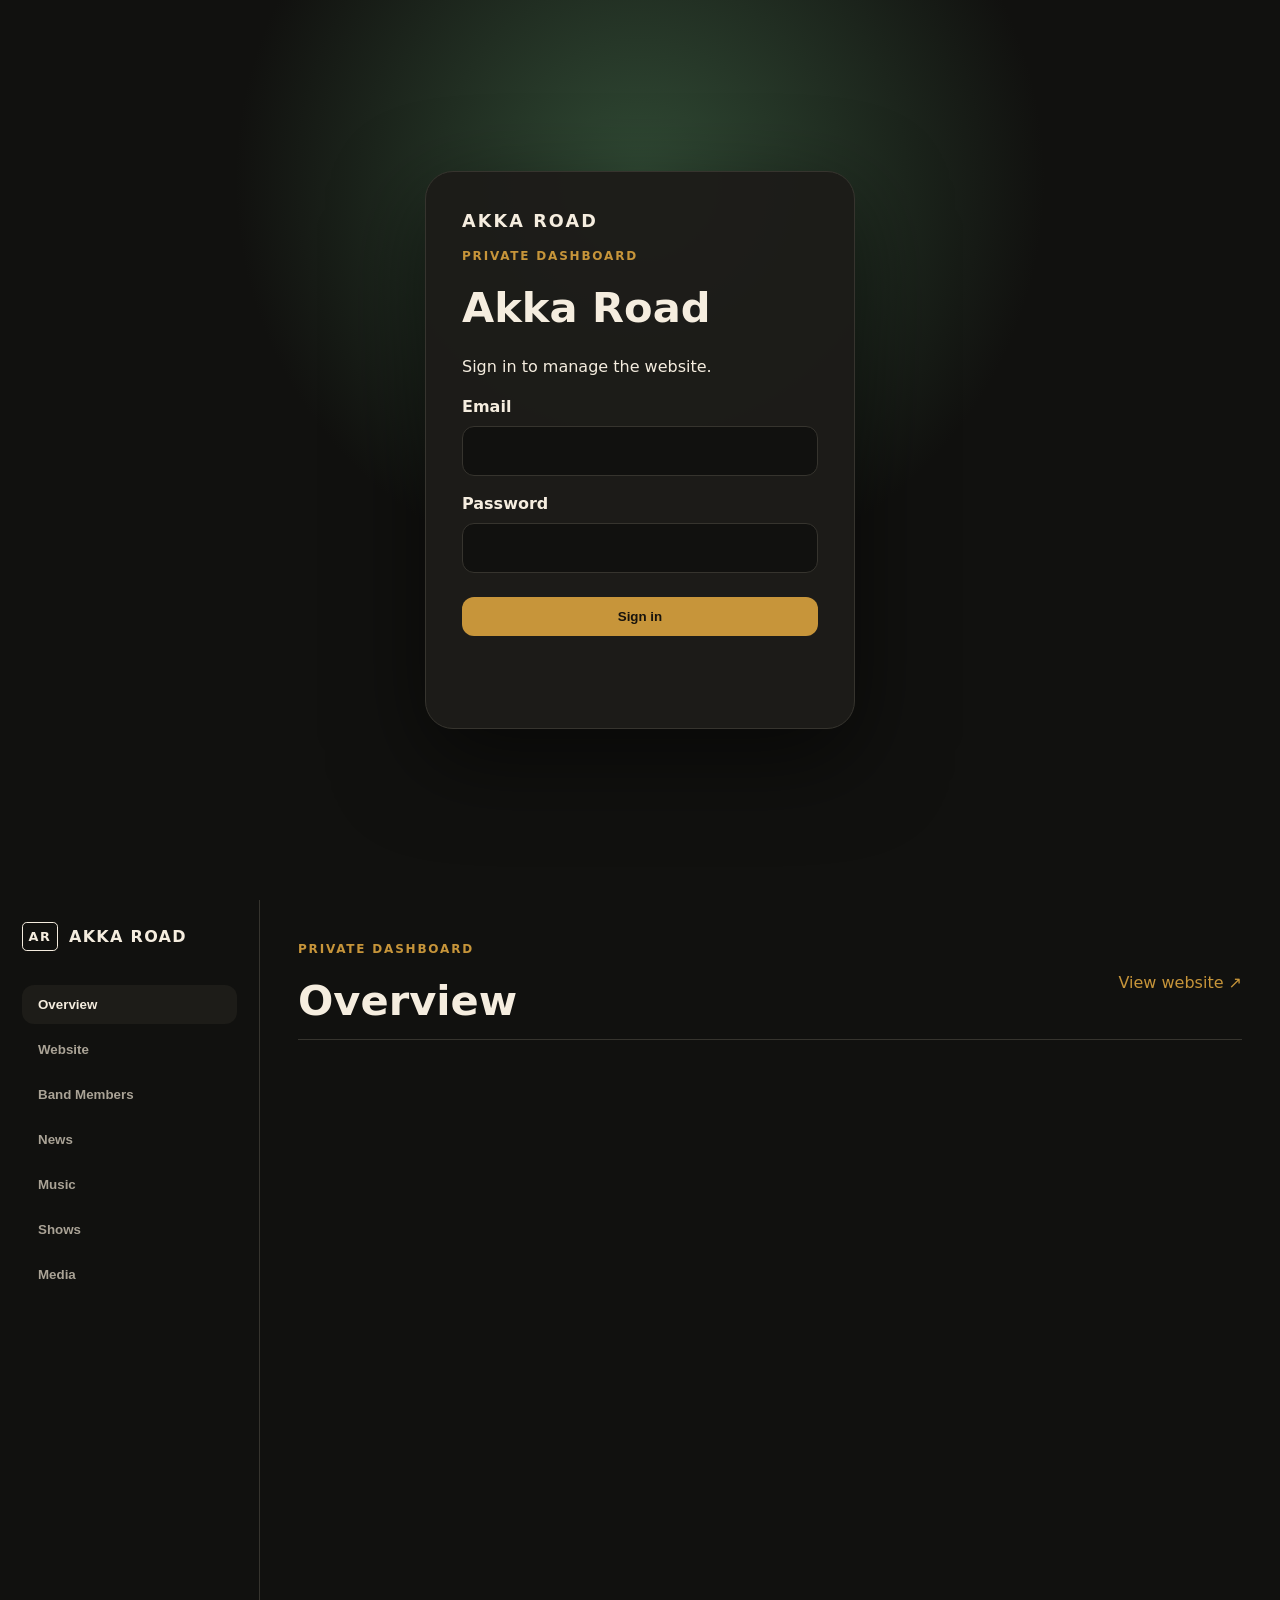
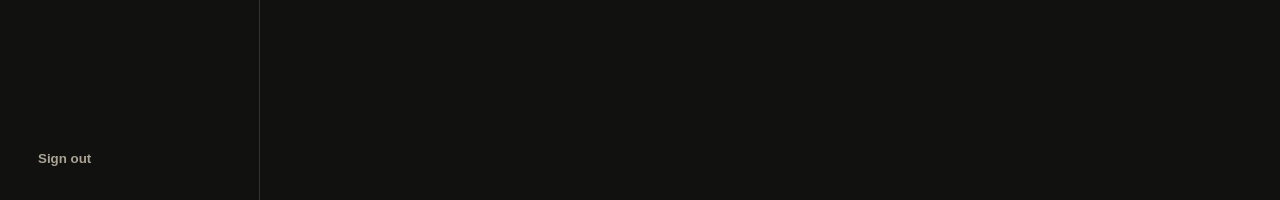
<file: index.html>
<!doctype html>
<html lang="en"><head><meta charset="utf-8"><meta name="viewport" content="width=device-width,initial-scale=1">
<title>Akka Road Dashboard</title><style>
:root{--bg:#11110f;--panel:#1d1c18;--cream:#f5eddf;--gold:#c7953a;--muted:#aaa396;--line:#36342e;--danger:#b85b4a}*{box-sizing:border-box}body{margin:0;background:var(--bg);color:var(--cream);font:16px/1.5 Inter,system-ui,sans-serif}.setup-notice{padding:12px 20px;background:#8a5b16;text-align:center}.auth-shell{min-height:100vh;display:grid;place-items:center;padding:22px;background:radial-gradient(circle at 50% 20%,#314b35,transparent 42%)}.auth-card{width:min(430px,100%);background:rgba(29,28,24,.96);border:1px solid var(--line);border-radius:28px;padding:36px;box-shadow:0 30px 90px #0008}.auth-card img{width:90px}.eyebrow{color:var(--gold);text-transform:uppercase;letter-spacing:.15em;font-weight:800;font-size:.75rem}.auth-card h1,header h1{font-size:2.6rem;margin:.15em 0}.auth-card label,.field{display:grid;gap:7px;margin:16px 0;font-weight:700}input,textarea,select{width:100%;background:#11110f;color:var(--cream);border:1px solid var(--line);border-radius:12px;padding:12px;font:inherit}textarea{min-height:120px;resize:vertical}button,.button{border:0;border-radius:12px;padding:12px 16px;background:var(--gold);color:#17130d;font-weight:900;cursor:pointer}.auth-card button{width:100%;margin-top:8px}.message{min-height:24px;color:#e7b7aa}.app{min-height:100vh;display:grid;grid-template-columns:260px 1fr}aside{border-right:1px solid var(--line);padding:22px;display:flex;flex-direction:column;position:sticky;top:0;height:100vh}.brand{display:flex;align-items:center;gap:11px;font-weight:900;text-transform:uppercase;letter-spacing:.08em}.brand img{width:46px}nav{display:grid;gap:6px;margin-top:34px}nav button,.signout{background:transparent;color:var(--muted);text-align:left}nav button:hover,nav button.active{background:var(--panel);color:var(--cream)}.signout{margin-top:auto}main{padding:28px 38px 60px;min-width:0}header{display:flex;justify-content:space-between;align-items:center;border-bottom:1px solid var(--line);margin-bottom:28px}header a{color:var(--gold);text-decoration:none}.cards{display:grid;grid-template-columns:repeat(4,1fr);gap:16px}.card,.panel,.item{background:var(--panel);border:1px solid var(--line);border-radius:18px;padding:20px}.card strong{font-size:2.2rem;display:block}.panel{margin-top:20px}.grid{display:grid;grid-template-columns:1fr 1fr;gap:18px}.form-actions{display:flex;gap:10px;margin-top:18px}.secondary{background:#343128;color:var(--cream)}.danger{background:var(--danger);color:white}.list{display:grid;gap:12px;margin-top:18px}.item{display:flex;justify-content:space-between;gap:14px;align-items:center}.item h3{margin:0}.item p{margin:3px 0;color:var(--muted)}.item-actions{display:flex;gap:8px}.status{font-size:.75rem;text-transform:uppercase;letter-spacing:.1em;color:var(--gold)}.upload-preview{max-width:240px;max-height:180px;border-radius:12px;margin-top:10px}@media(max-width:850px){.app{grid-template-columns:1fr}aside{position:static;height:auto;border-right:0;border-bottom:1px solid var(--line)}nav{grid-template-columns:repeat(2,1fr)}.signout{margin-top:16px}main{padding:22px}.cards,.grid{grid-template-columns:1fr}header{align-items:flex-start}.item{align-items:flex-start;flex-direction:column}}


.logo-mark{font-weight:900;letter-spacing:.12em;font-size:1.1rem}.logo-mark.small{font-size:.8rem;border:1px solid currentColor;padding:.25rem .35rem;border-radius:.3rem}
</style></head>
<body><div id="setupNotice" class="setup-notice" hidden><strong>One setup step remains:</strong> connect Supabase in <code>supabase-config.js</code>.</div>
<section id="authView" class="auth-shell"><div class="auth-card"><div class="logo-mark" aria-label="Akka Road">AKKA ROAD</div><p class="eyebrow">Private dashboard</p><h1>Akka Road</h1><p>Sign in to manage the website.</p><form id="loginForm"><label>Email<input type="email" id="email" required autocomplete="email"></label><label>Password<input type="password" id="password" required autocomplete="current-password"></label><button>Sign in</button><p id="authMessage" class="message"></p></form></div></section>
<div id="appView" class="app" hidden><aside><div class="brand"><div class="logo-mark small" aria-hidden="true">AR</div><span>Akka Road</span></div><nav id="nav"><button data-view="overview" class="active">Overview</button><button data-view="settings">Website</button><button data-view="members">Band Members</button><button data-view="posts">News</button><button data-view="releases">Music</button><button data-view="events">Shows</button><button data-view="media">Media</button></nav><button id="signOut" class="signout">Sign out</button></aside><main><header><div><p class="eyebrow">Private dashboard</p><h1 id="pageTitle">Overview</h1></div><a href="/" target="_blank">View website ↗</a></header><div id="content"></div></main></div>
<script type="module">
import { createClient } from 'https://esm.sh/@supabase/supabase-js@2';
const SUPABASE_URL = 'https://xbfzqzhquixiywdevdui.supabase.co';
const SUPABASE_ANON_KEY = 'sb_publishable_dpcuYTRWGg-8I9Yq4sM9PA_tWAZib-g';
const isSupabaseConfigured = () => SUPABASE_URL.startsWith('https://') && SUPABASE_URL.endsWith('.supabase.co') && SUPABASE_ANON_KEY.length > 40;

const configured = isSupabaseConfigured();
const supabase = configured ? createClient(SUPABASE_URL, SUPABASE_ANON_KEY) : null;
const authView = document.querySelector('#authView'), appView = document.querySelector('#appView');
const authMessage = document.querySelector('#authMessage'), content = document.querySelector('#content');
let currentView = 'overview';

if (!configured) { document.querySelector('#setupNotice').hidden = false; authMessage.textContent = 'The dashboard files are ready. Supabase still needs to be connected.'; }
else { init(); }

document.querySelector('#loginForm').addEventListener('submit', async e => { e.preventDefault(); if (!supabase) return; authMessage.textContent='Signing in…'; const { error }=await supabase.auth.signInWithPassword({email:email.value,password:password.value}); authMessage.textContent=error?.message||''; });
document.querySelector('#signOut').addEventListener('click',()=>supabase?.auth.signOut());
document.querySelector('#nav').addEventListener('click',e=>{const b=e.target.closest('[data-view]');if(!b)return; currentView=b.dataset.view; document.querySelectorAll('#nav button').forEach(x=>x.classList.toggle('active',x===b)); document.querySelector('#pageTitle').textContent=b.textContent; render();});

async function init(){ const {data:{session}}=await supabase.auth.getSession(); setSession(session); supabase.auth.onAuthStateChange((_e,s)=>setSession(s)); }
async function setSession(session){
  if(!session){ authView.hidden=false; appView.hidden=true; return; }
  authMessage.textContent='';
  authView.hidden=true;
  appView.hidden=false;
  render();
}
async function render(){ content.innerHTML='<p>Loading…</p>'; try{ if(currentView==='overview') return overview(); if(currentView==='settings') return settings(); return collection(currentView); }catch(e){content.innerHTML=`<p class="message">${escapeHtml(e.message)}</p>`;} }
async function overview(){ const tables=['band_members','posts','releases','events','media']; const counts={}; await Promise.all(tables.map(async t=>{const {count}=await supabase.from(t).select('*',{count:'exact',head:true});counts[t]=count||0;})); content.innerHTML=`<div class="cards">${[['Band members',counts.band_members],['News posts',counts.posts],['Releases',counts.releases],['Media items',counts.media]].map(x=>`<div class="card"><span>${x[0]}</span><strong>${x[1]}</strong></div>`).join('')}</div><div class="panel"><h2>Ready for the team</h2><p>Use the menu to update the public website. Changes marked “Published” appear automatically.</p></div>`; }
async function settings(){ const {data}=await supabase.from('site_settings').select('*').limit(1).maybeSingle(); const d=data||{}; content.innerHTML=`<form id="recordForm" class="panel"><input type="hidden" name="id" value="${d.id||''}">${field('hero_title','Hero headline',d.hero_title)}${area('hero_copy','Hero paragraph',d.hero_copy)}<div class="grid">${field('booking_email','Booking email',d.booking_email,'email')}${field('instagram_url','Instagram URL',d.instagram_url,'url')}${field('shop_url','Shop URL',d.shop_url,'url')}</div><div class="form-actions"><button>Save website settings</button></div></form>`; document.querySelector('#recordForm').onsubmit=e=>saveForm(e,'site_settings'); }
const schemas={
 members:{table:'band_members',title:'Band member',fields:[['name','Name','text'],['role','Role / instrument','text'],['bio','Bio','textarea'],['photo_url','Photo URL','url'],['sort_order','Order','number'],['published','Published','checkbox']]},
 posts:{table:'posts',title:'News post',fields:[['title','Title','text'],['excerpt','Short summary','textarea'],['body','Full post','textarea'],['published_at','Publish date','datetime-local'],['published','Published','checkbox']]},
 releases:{table:'releases',title:'Release',fields:[['title','Title','text'],['description','Description','textarea'],['release_date','Release date','date'],['artwork_url','Artwork URL','url'],['spotify_url','Spotify URL','url'],['apple_music_url','Apple Music URL','url'],['youtube_url','YouTube URL','url'],['published','Published','checkbox']]},
 events:{table:'events',title:'Show / event',fields:[['title','Title','text'],['event_date','Date and time','datetime-local'],['location','Location','text'],['ticket_url','Ticket URL','url'],['description','Details','textarea'],['published','Published','checkbox']]},
 media:{table:'media',title:'Media item',fields:[['title','Title','text'],['type','Type','select:photo,video'],['url','Photo or video URL','url'],['caption','Caption','textarea'],['published','Published','checkbox']]}
};
async function collection(key){const s=schemas[key];const {data,error}=await supabase.from(s.table).select('*').order('created_at',{ascending:false});if(error)throw error;content.innerHTML=`<div class="panel"><h2>Add ${s.title}</h2>${formHtml(s)}</div><div class="list">${(data||[]).map(r=>itemHtml(s,r)).join('')||'<p>No items yet.</p>'}</div>`; document.querySelector('#recordForm').onsubmit=e=>saveForm(e,s.table); document.querySelectorAll('[data-edit]').forEach(b=>b.onclick=()=>fillForm(s,data.find(r=>String(r.id)===b.dataset.edit)));document.querySelectorAll('[data-delete]').forEach(b=>b.onclick=()=>removeRecord(s.table,b.dataset.delete)); }
function formHtml(s){return `<form id="recordForm"><input type="hidden" name="id">${s.fields.map(([n,l,t])=>input(n,l,t,'')).join('')}<div class="form-actions"><button>Save</button><button type="button" class="secondary" onclick="this.form.reset()">Clear</button></div></form>`}
function itemHtml(s,r){const title=r.title||r.name||s.title;const sub=r.role||r.location||r.type||'';return `<article class="item"><div><span class="status">${r.published?'Published':'Draft'}</span><h3>${escapeHtml(title)}</h3><p>${escapeHtml(sub)}</p></div><div class="item-actions"><button class="secondary" data-edit="${r.id}">Edit</button><button class="danger" data-delete="${r.id}">Delete</button></div></article>`}
function fillForm(s,r){const f=document.querySelector('#recordForm');f.id.value=r.id;for(const [n,,t] of s.fields){const el=f.elements[n];if(!el)continue;if(t==='checkbox')el.checked=!!r[n];else if(t==='datetime-local'&&r[n])el.value=new Date(r[n]).toISOString().slice(0,16);else el.value=r[n]??'';}f.scrollIntoView({behavior:'smooth'});}
async function saveForm(e,table){e.preventDefault();const fd=new FormData(e.target),id=fd.get('id'),obj={};for(const [k,v] of fd.entries()){if(k!=='id')obj[k]=v;}e.target.querySelectorAll('input[type=checkbox]').forEach(x=>obj[x.name]=x.checked);e.target.querySelectorAll('input[type=number]').forEach(x=>obj[x.name]=x.value?Number(x.value):null);const q=id?supabase.from(table).update(obj).eq('id',id):supabase.from(table).insert(obj);const {error}=await q;if(error)alert(error.message);else render();}
async function removeRecord(table,id){if(!confirm('Delete this item?'))return;const {error}=await supabase.from(table).delete().eq('id',id);if(error)alert(error.message);else render();}
function input(n,l,t,v){if(t==='textarea')return area(n,l,v);if(t==='checkbox')return `<label class="field"><span><input type="checkbox" name="${n}"> ${l}</span></label>`;if(t.startsWith('select:'))return `<label class="field">${l}<select name="${n}">${t.split(':')[1].split(',').map(x=>`<option>${x}</option>`).join('')}</select></label>`;return field(n,l,v,t)}
function field(n,l,v='',t='text'){return `<label class="field">${l}<input name="${n}" type="${t}" value="${escapeHtml(v||'')}"></label>`}function area(n,l,v=''){return `<label class="field">${l}<textarea name="${n}">${escapeHtml(v||'')}</textarea></label>`}function escapeHtml(v=''){return String(v).replace(/[&<>'"]/g,c=>({'&':'&amp;','<':'&lt;','>':'&gt;',"'":'&#39;','"':'&quot;'}[c]));}

</script></body></html>
</file>
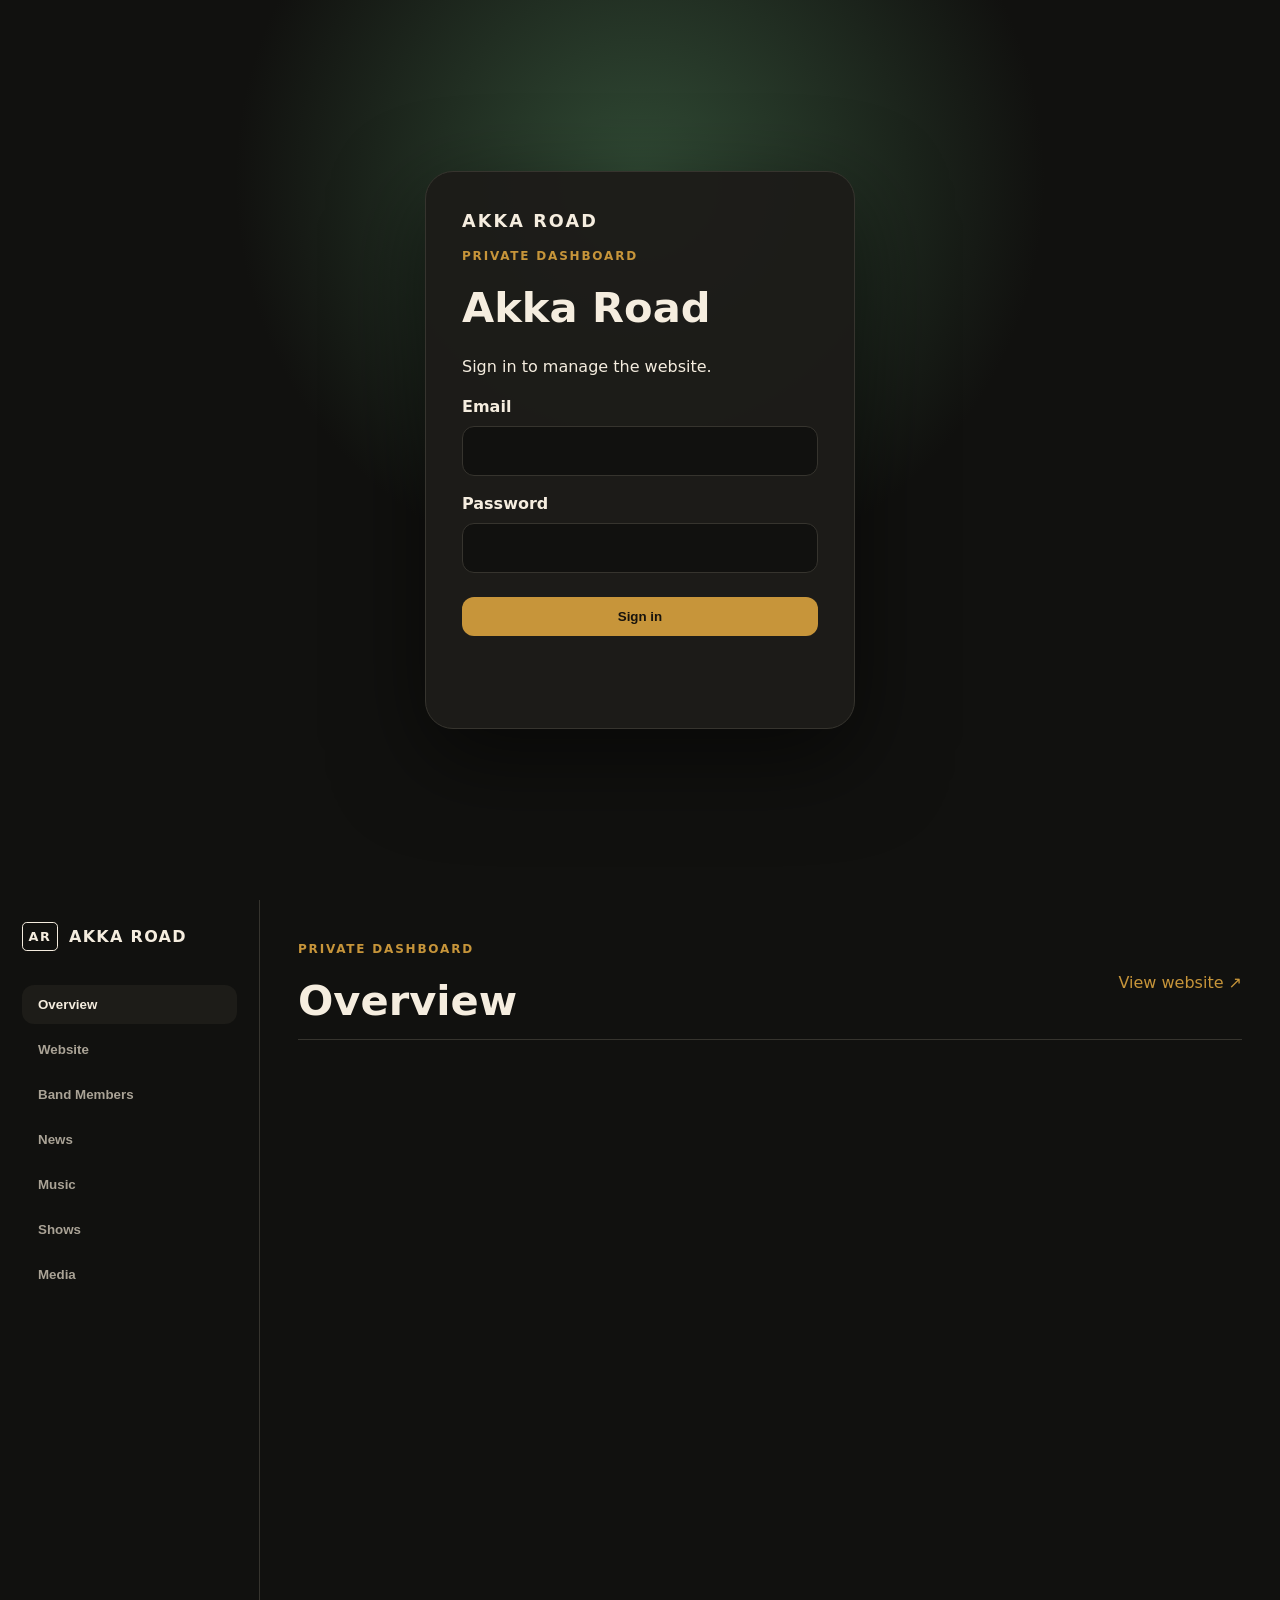
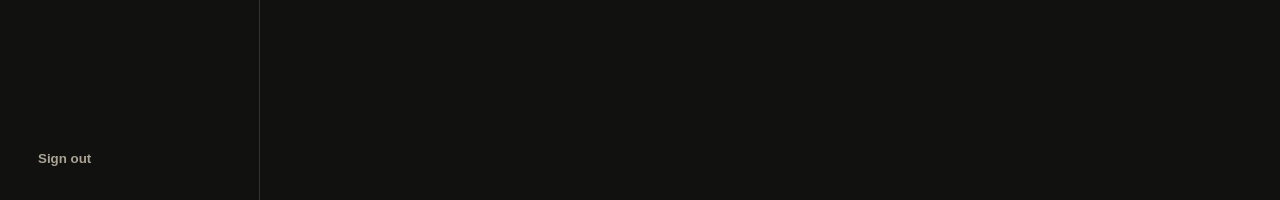
<file: admin/index.html>
<!doctype html>
<html lang="en"><head><meta charset="utf-8"><meta name="viewport" content="width=device-width,initial-scale=1">
<title>Akka Road Dashboard</title><style>
:root{--bg:#11110f;--panel:#1d1c18;--cream:#f5eddf;--gold:#c7953a;--muted:#aaa396;--line:#36342e;--danger:#b85b4a}*{box-sizing:border-box}body{margin:0;background:var(--bg);color:var(--cream);font:16px/1.5 Inter,system-ui,sans-serif}.setup-notice{padding:12px 20px;background:#8a5b16;text-align:center}.auth-shell{min-height:100vh;display:grid;place-items:center;padding:22px;background:radial-gradient(circle at 50% 20%,#314b35,transparent 42%)}.auth-card{width:min(430px,100%);background:rgba(29,28,24,.96);border:1px solid var(--line);border-radius:28px;padding:36px;box-shadow:0 30px 90px #0008}.auth-card img{width:90px}.eyebrow{color:var(--gold);text-transform:uppercase;letter-spacing:.15em;font-weight:800;font-size:.75rem}.auth-card h1,header h1{font-size:2.6rem;margin:.15em 0}.auth-card label,.field{display:grid;gap:7px;margin:16px 0;font-weight:700}input,textarea,select{width:100%;background:#11110f;color:var(--cream);border:1px solid var(--line);border-radius:12px;padding:12px;font:inherit}textarea{min-height:120px;resize:vertical}button,.button{border:0;border-radius:12px;padding:12px 16px;background:var(--gold);color:#17130d;font-weight:900;cursor:pointer}.auth-card button{width:100%;margin-top:8px}.message{min-height:24px;color:#e7b7aa}.app{min-height:100vh;display:grid;grid-template-columns:260px 1fr}aside{border-right:1px solid var(--line);padding:22px;display:flex;flex-direction:column;position:sticky;top:0;height:100vh}.brand{display:flex;align-items:center;gap:11px;font-weight:900;text-transform:uppercase;letter-spacing:.08em}.brand img{width:46px}nav{display:grid;gap:6px;margin-top:34px}nav button,.signout{background:transparent;color:var(--muted);text-align:left}nav button:hover,nav button.active{background:var(--panel);color:var(--cream)}.signout{margin-top:auto}main{padding:28px 38px 60px;min-width:0}header{display:flex;justify-content:space-between;align-items:center;border-bottom:1px solid var(--line);margin-bottom:28px}header a{color:var(--gold);text-decoration:none}.cards{display:grid;grid-template-columns:repeat(4,1fr);gap:16px}.card,.panel,.item{background:var(--panel);border:1px solid var(--line);border-radius:18px;padding:20px}.card strong{font-size:2.2rem;display:block}.panel{margin-top:20px}.grid{display:grid;grid-template-columns:1fr 1fr;gap:18px}.form-actions{display:flex;gap:10px;margin-top:18px}.secondary{background:#343128;color:var(--cream)}.danger{background:var(--danger);color:white}.list{display:grid;gap:12px;margin-top:18px}.item{display:flex;justify-content:space-between;gap:14px;align-items:center}.item h3{margin:0}.item p{margin:3px 0;color:var(--muted)}.item-actions{display:flex;gap:8px}.status{font-size:.75rem;text-transform:uppercase;letter-spacing:.1em;color:var(--gold)}.upload-preview{max-width:240px;max-height:180px;border-radius:12px;margin-top:10px}@media(max-width:850px){.app{grid-template-columns:1fr}aside{position:static;height:auto;border-right:0;border-bottom:1px solid var(--line)}nav{grid-template-columns:repeat(2,1fr)}.signout{margin-top:16px}main{padding:22px}.cards,.grid{grid-template-columns:1fr}header{align-items:flex-start}.item{align-items:flex-start;flex-direction:column}}


.logo-mark{font-weight:900;letter-spacing:.12em;font-size:1.1rem}.logo-mark.small{font-size:.8rem;border:1px solid currentColor;padding:.25rem .35rem;border-radius:.3rem}
</style></head>
<body><div id="setupNotice" class="setup-notice" hidden><strong>One setup step remains:</strong> connect Supabase in <code>supabase-config.js</code>.</div>
<section id="authView" class="auth-shell"><div class="auth-card"><div class="logo-mark" aria-label="Akka Road">AKKA ROAD</div><p class="eyebrow">Private dashboard</p><h1>Akka Road</h1><p>Sign in to manage the website.</p><form id="loginForm"><label>Email<input type="email" id="email" required autocomplete="email"></label><label>Password<input type="password" id="password" required autocomplete="current-password"></label><button>Sign in</button><p id="authMessage" class="message"></p></form></div></section>
<div id="appView" class="app" hidden><aside><div class="brand"><div class="logo-mark small" aria-hidden="true">AR</div><span>Akka Road</span></div><nav id="nav"><button data-view="overview" class="active">Overview</button><button data-view="settings">Website</button><button data-view="members">Band Members</button><button data-view="posts">News</button><button data-view="releases">Music</button><button data-view="events">Shows</button><button data-view="media">Media</button></nav><button id="signOut" class="signout">Sign out</button></aside><main><header><div><p class="eyebrow">Private dashboard</p><h1 id="pageTitle">Overview</h1></div><a href="/" target="_blank">View website ↗</a></header><div id="content"></div></main></div>
<script type="module">
import { createClient } from 'https://esm.sh/@supabase/supabase-js@2';
const SUPABASE_URL = 'https://xbfzqzhquixiywdevdui.supabase.co';
const SUPABASE_ANON_KEY = 'sb_publishable_dpcuYTRWGg-8I9Yq4sM9PA_tWAZib-g';
const isSupabaseConfigured = () => SUPABASE_URL.startsWith('https://') && SUPABASE_URL.endsWith('.supabase.co') && SUPABASE_ANON_KEY.length > 40;

const configured = isSupabaseConfigured();
const supabase = configured ? createClient(SUPABASE_URL, SUPABASE_ANON_KEY) : null;
const authView = document.querySelector('#authView'), appView = document.querySelector('#appView');
const authMessage = document.querySelector('#authMessage'), content = document.querySelector('#content');
let currentView = 'overview';

if (!configured) { document.querySelector('#setupNotice').hidden = false; authMessage.textContent = 'The dashboard files are ready. Supabase still needs to be connected.'; }
else { init(); }

document.querySelector('#loginForm').addEventListener('submit', async e => { e.preventDefault(); if (!supabase) return; const emailInput=document.querySelector('#email'); const passwordInput=document.querySelector('#password'); authMessage.textContent='Signing in…'; const { error }=await supabase.auth.signInWithPassword({email:emailInput.value.trim(),password:passwordInput.value}); authMessage.textContent=error?.message||''; });
document.querySelector('#signOut').addEventListener('click',()=>supabase?.auth.signOut());
document.querySelector('#nav').addEventListener('click',e=>{const b=e.target.closest('[data-view]');if(!b)return; currentView=b.dataset.view; document.querySelectorAll('#nav button').forEach(x=>x.classList.toggle('active',x===b)); document.querySelector('#pageTitle').textContent=b.textContent; render();});

async function init(){ const {data:{session}}=await supabase.auth.getSession(); setSession(session); supabase.auth.onAuthStateChange((_e,s)=>setSession(s)); }
async function setSession(session){
  if(!session){ authView.hidden=false; appView.hidden=true; return; }
  authMessage.textContent='';
  authView.hidden=true;
  appView.hidden=false;
  render();
}
async function render(){ content.innerHTML='<p>Loading…</p>'; try{ if(currentView==='overview') return overview(); if(currentView==='settings') return settings(); return collection(currentView); }catch(e){content.innerHTML=`<p class="message">${escapeHtml(e.message)}</p>`;} }
async function overview(){ const tables=['band_members','posts','releases','events','media']; const counts={}; await Promise.all(tables.map(async t=>{const {count}=await supabase.from(t).select('*',{count:'exact',head:true});counts[t]=count||0;})); content.innerHTML=`<div class="cards">${[['Band members',counts.band_members],['News posts',counts.posts],['Releases',counts.releases],['Media items',counts.media]].map(x=>`<div class="card"><span>${x[0]}</span><strong>${x[1]}</strong></div>`).join('')}</div><div class="panel"><h2>Ready for the team</h2><p>Use the menu to update the public website. Changes marked “Published” appear automatically.</p></div>`; }
async function settings(){ const {data}=await supabase.from('site_settings').select('*').limit(1).maybeSingle(); const d=data||{}; content.innerHTML=`<form id="recordForm" class="panel"><input type="hidden" name="id" value="${d.id||''}">${field('hero_title','Hero headline',d.hero_title)}${area('hero_copy','Hero paragraph',d.hero_copy)}<div class="grid">${field('booking_email','Booking email',d.booking_email,'email')}${field('instagram_url','Instagram URL',d.instagram_url,'url')}${field('shop_url','Shop URL',d.shop_url,'url')}</div><div class="form-actions"><button>Save website settings</button></div></form>`; document.querySelector('#recordForm').onsubmit=e=>saveForm(e,'site_settings'); }
const schemas={
 members:{table:'band_members',title:'Band member',fields:[['name','Name','text'],['role','Role / instrument','text'],['bio','Bio','textarea'],['photo_url','Photo URL','url'],['sort_order','Order','number'],['published','Published','checkbox']]},
 posts:{table:'posts',title:'News post',fields:[['title','Title','text'],['excerpt','Short summary','textarea'],['body','Full post','textarea'],['published_at','Publish date','datetime-local'],['published','Published','checkbox']]},
 releases:{table:'releases',title:'Release',fields:[['title','Title','text'],['description','Description','textarea'],['release_date','Release date','date'],['artwork_url','Artwork URL','url'],['spotify_url','Spotify URL','url'],['apple_music_url','Apple Music URL','url'],['youtube_url','YouTube URL','url'],['published','Published','checkbox']]},
 events:{table:'events',title:'Show / event',fields:[['title','Title','text'],['event_date','Date and time','datetime-local'],['location','Location','text'],['ticket_url','Ticket URL','url'],['description','Details','textarea'],['published','Published','checkbox']]},
 media:{table:'media',title:'Media item',fields:[['title','Title','text'],['type','Type','select:photo,video'],['url','Photo or video URL','url'],['caption','Caption','textarea'],['published','Published','checkbox']]}
};
async function collection(key){const s=schemas[key];const {data,error}=await supabase.from(s.table).select('*').order('created_at',{ascending:false});if(error)throw error;content.innerHTML=`<div class="panel"><h2>Add ${s.title}</h2>${formHtml(s)}</div><div class="list">${(data||[]).map(r=>itemHtml(s,r)).join('')||'<p>No items yet.</p>'}</div>`; document.querySelector('#recordForm').onsubmit=e=>saveForm(e,s.table); document.querySelectorAll('[data-edit]').forEach(b=>b.onclick=()=>fillForm(s,data.find(r=>String(r.id)===b.dataset.edit)));document.querySelectorAll('[data-delete]').forEach(b=>b.onclick=()=>removeRecord(s.table,b.dataset.delete)); }
function formHtml(s){return `<form id="recordForm"><input type="hidden" name="id">${s.fields.map(([n,l,t])=>input(n,l,t,'')).join('')}<div class="form-actions"><button>Save</button><button type="button" class="secondary" onclick="this.form.reset()">Clear</button></div></form>`}
function itemHtml(s,r){const title=r.title||r.name||s.title;const sub=r.role||r.location||r.type||'';return `<article class="item"><div><span class="status">${r.published?'Published':'Draft'}</span><h3>${escapeHtml(title)}</h3><p>${escapeHtml(sub)}</p></div><div class="item-actions"><button class="secondary" data-edit="${r.id}">Edit</button><button class="danger" data-delete="${r.id}">Delete</button></div></article>`}
function fillForm(s,r){const f=document.querySelector('#recordForm');f.id.value=r.id;for(const [n,,t] of s.fields){const el=f.elements[n];if(!el)continue;if(t==='checkbox')el.checked=!!r[n];else if(t==='datetime-local'&&r[n])el.value=new Date(r[n]).toISOString().slice(0,16);else el.value=r[n]??'';}f.scrollIntoView({behavior:'smooth'});}
async function saveForm(e,table){e.preventDefault();const fd=new FormData(e.target),id=fd.get('id'),obj={};for(const [k,v] of fd.entries()){if(k!=='id')obj[k]=v;}e.target.querySelectorAll('input[type=checkbox]').forEach(x=>obj[x.name]=x.checked);e.target.querySelectorAll('input[type=number]').forEach(x=>obj[x.name]=x.value?Number(x.value):null);const q=id?supabase.from(table).update(obj).eq('id',id):supabase.from(table).insert(obj);const {error}=await q;if(error)alert(error.message);else render();}
async function removeRecord(table,id){if(!confirm('Delete this item?'))return;const {error}=await supabase.from(table).delete().eq('id',id);if(error)alert(error.message);else render();}
function input(n,l,t,v){if(t==='textarea')return area(n,l,v);if(t==='checkbox')return `<label class="field"><span><input type="checkbox" name="${n}"> ${l}</span></label>`;if(t.startsWith('select:'))return `<label class="field">${l}<select name="${n}">${t.split(':')[1].split(',').map(x=>`<option>${x}</option>`).join('')}</select></label>`;return field(n,l,v,t)}
function field(n,l,v='',t='text'){return `<label class="field">${l}<input name="${n}" type="${t}" value="${escapeHtml(v||'')}"></label>`}function area(n,l,v=''){return `<label class="field">${l}<textarea name="${n}">${escapeHtml(v||'')}</textarea></label>`}function escapeHtml(v=''){return String(v).replace(/[&<>'"]/g,c=>({'&':'&amp;','<':'&lt;','>':'&gt;',"'":'&#39;','"':'&quot;'}[c]));}

</script></body></html>
</file>
